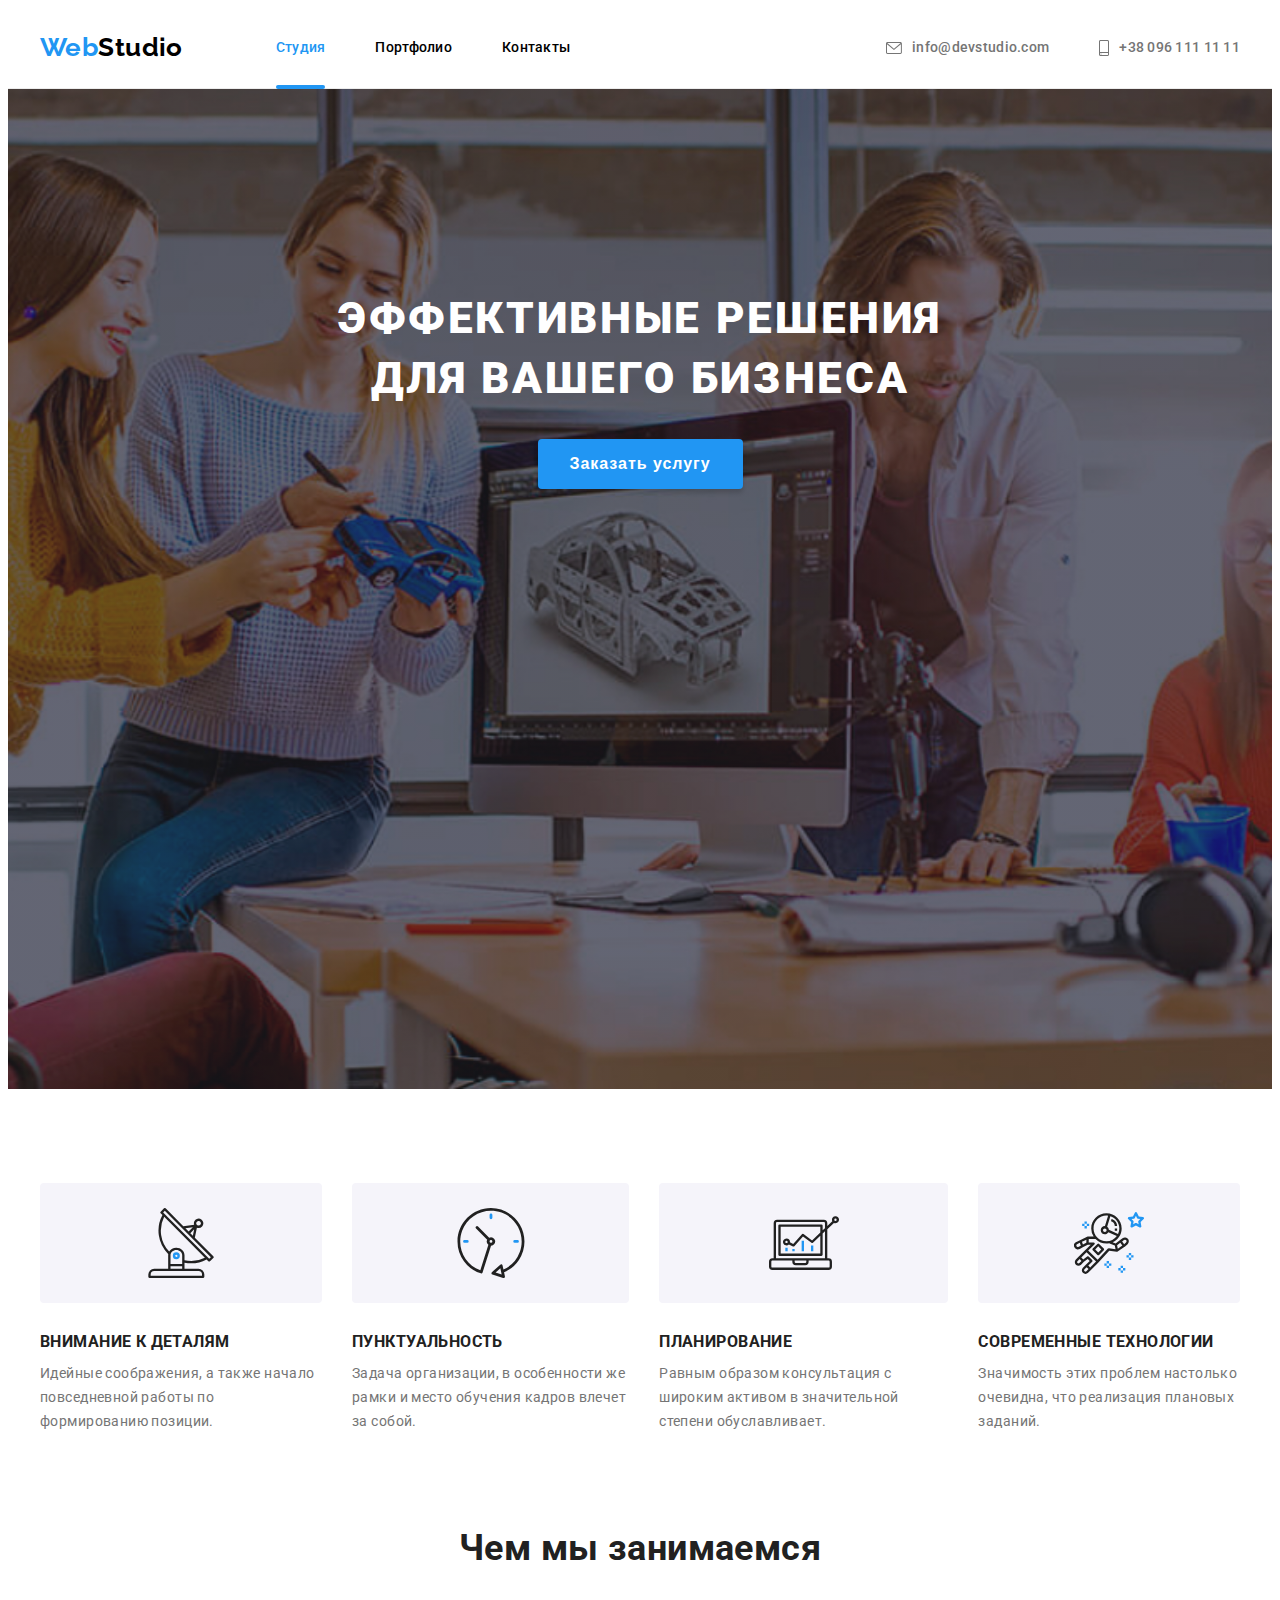
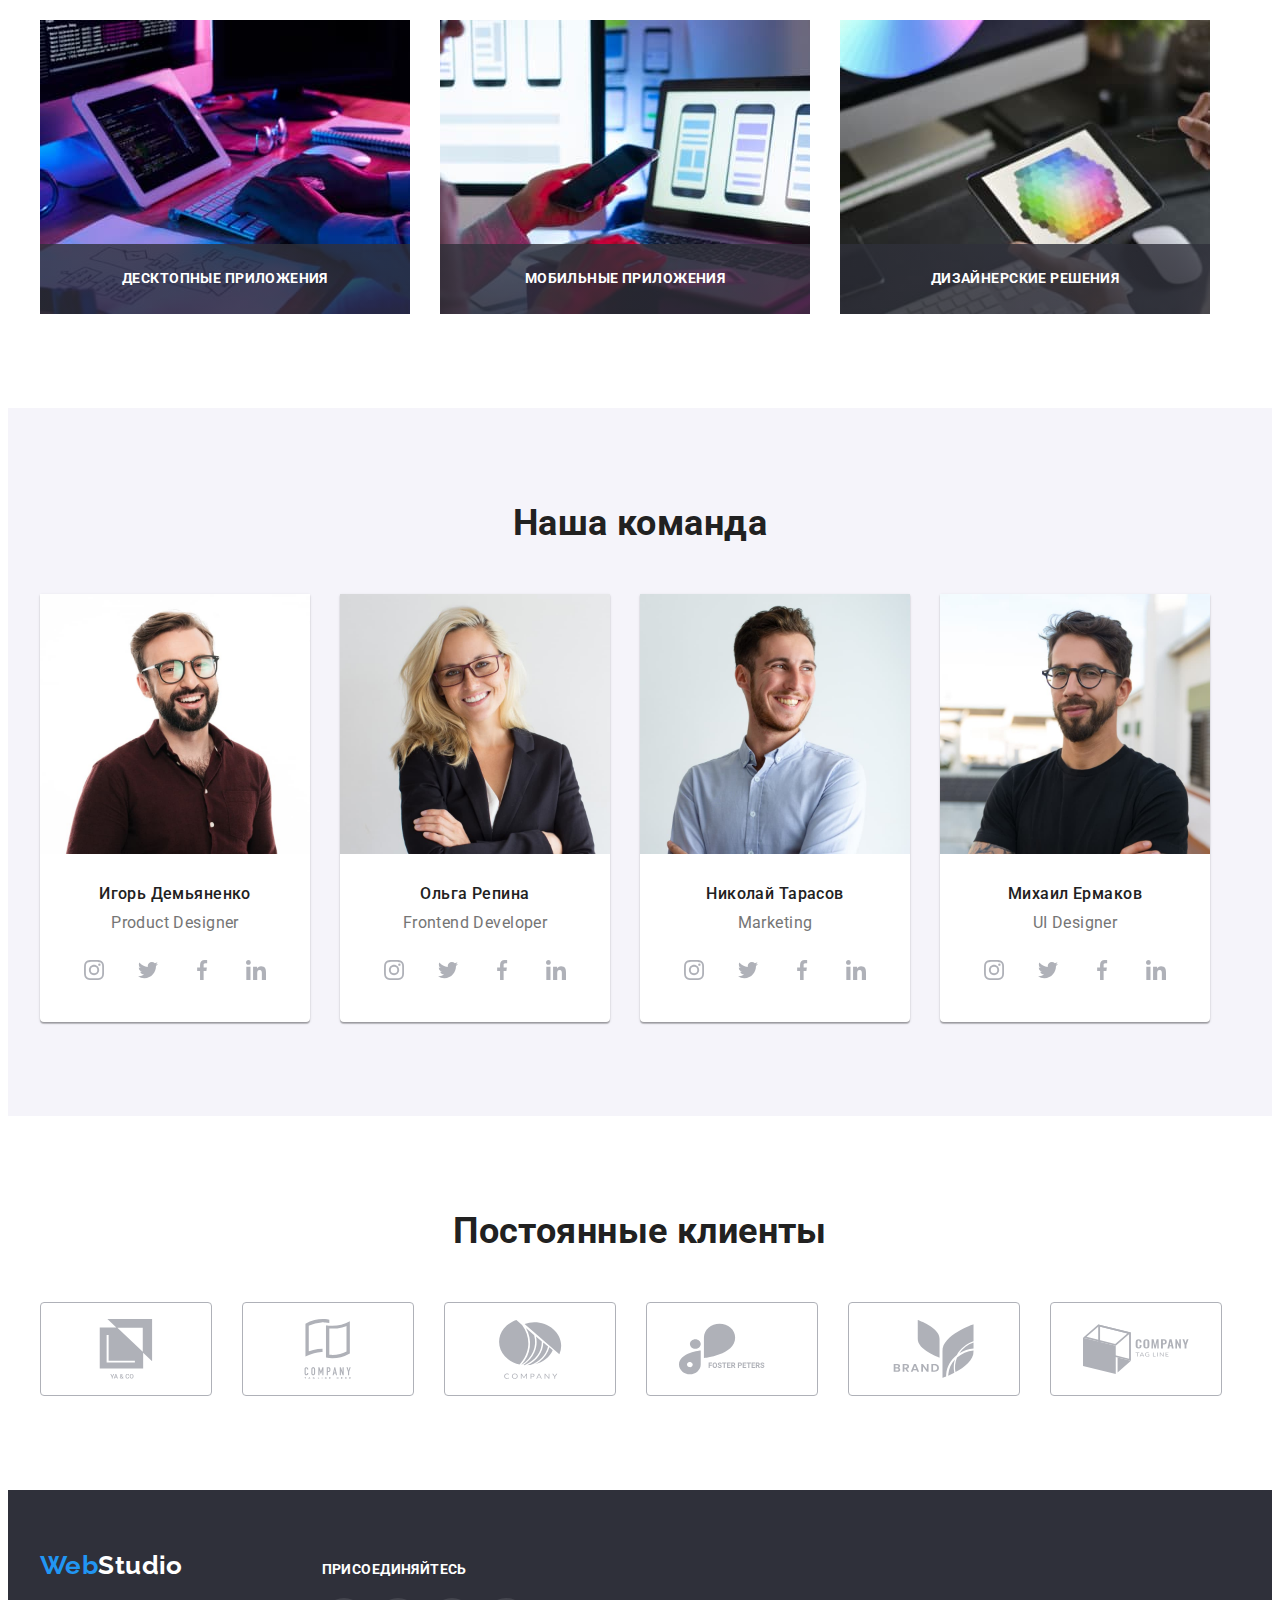
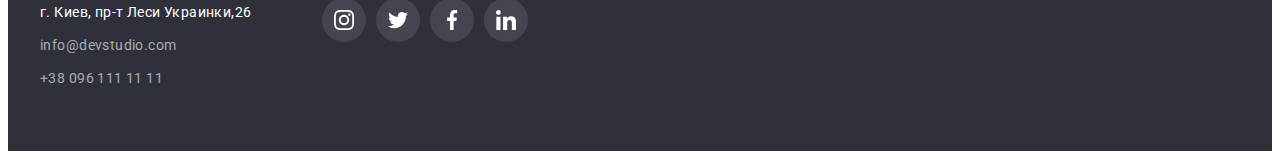
<file: index.html>
<!DOCTYPE html>
<html lang="ru">
  <head>
    <meta charset="UTF-8" />
    <meta http-equiv="X-UA-Compatible" content="IE=edge" />
    <meta name="viewport" content="width=device-width, initial-scale=1.0" />
    <title>WebStudio</title>
    <link rel="preconnect" href="https://fonts.googleapis.com" />
    <link rel="preconnect" href="https://fonts.gstatic.com" crossorigin />
    <link
      href="https://fonts.googleapis.com/css2?family=Raleway:wght@700&family=Roboto:wght@400;500;700;900&display=swap"
      rel="stylesheet"
    />
    <link
      rel="stylesheet"
      href="https://cdnjs.cloudflare.com/ajax/libs/modern-normalize/1.1.0/modern-normalize.min.css"
      integrity="sha512-wpPYUAdjBVSE4KJnH1VR1HeZfpl1ub8YT/NKx4PuQ5NmX2tKuGu6U/JRp5y+Y8XG2tV+wKQpNHVUX03MfMFn9Q=="
      crossorigin="anonymous"
      referrerpolicy="no-referrer"
    />
    <link rel="stylesheet" href="./css/styles.css" />
  </head>

  <body>
    <!-- Шапка сайта-->
    <header class="header">
      <div class="header-main-nav container">
        <!-- Навигация -->
        <nav class="header-nav">
          <a class="logo link" href="./index.html" lang="en"
            ><span class="logo-accent">Web</span>Studio</a
          >

          <ul class="header-list list">
            <li class="header-item">
              <a class="header-link link current" href="./index.html">Студия</a>
            </li>
            <li class="header-item">
              <a class="header-link link" href="./portfolio.html">Портфолио</a>
            </li>
            <li class="header-item">
              <a class="header-link link" href="">Контакты</a>
            </li>
          </ul>
        </nav>

        <!-- Контакты -->
        <ul class="header-contacts list">
          <li class="header-contacts-item contacts-hover">
            <a
              class="header-contacts-link link"
              href="mailto:info@devstudio.com"
            >
              <svg class="header-icon" width="16" height="12">
                <use href="./images/icons.svg#icon-envelope"></use>
              </svg>
              info@devstudio.com</a
            >
          </li>

          <li class="header-contacts-item contacts-hover">
            <a class="header-contacts-link link" href="tel:+380961111111">
              <svg class="header-icon" width="10" height="16">
                <use href="./images/icons.svg#icon-smartphone"></use>
              </svg>
              +38 096 111 11 11</a
            >
          </li>
        </ul>
      </div>
    </header>

    <main>
      <!-- Герой -->
      <section class="hero">
        <div class="container">
          <h1 class="hero-title">Эффективные решения для вашего бизнеса</h1>
          <button class="hero-button" type="button" data-modal-open>
            Заказать услугу
          </button>
        </div>

        <div class="backdrop is-hidden" data-modal>
          <div class="modal">
            <button class="modal-button" type="button" data-modal-close>
              <svg class="modal-icon" width="18" height="18">
                <use href="./images/icons.svg#icon-close"></use>
              </svg>
            </button>
          </div>
        </div>
      </section>

      <!-- Преимущества -->
      <section class="section">
        <div class="container">
          <h2 class="section-title visually-hidden">Особенности</h2>

          <ul class="section-list list">
            <li class="section-item">
              <div class="icon-wrap">
                <svg class="icon" width="70" height="70">
                  <use href="./images/icons.svg#icon-antenna"></use>
                </svg>
              </div>
              <h3 class="section-item-title">Внимание к деталям</h3>
              <p class="section-item-text">
                Идейные соображения, а также начало повседневной работы по
                формированию позиции.
              </p>
            </li>

            <li class="section-item">
              <div class="icon-wrap">
                <svg class="icon" width="70" height="70">
                  <use href="./images/icons.svg#icon-clock"></use>
                </svg>
              </div>
              <h3 class="section-item-title">Пунктуальность</h3>
              <p class="section-item-text">
                Задача организации, в особенности же рамки и место обучения
                кадров влечет за собой.
              </p>
            </li>

            <li class="section-item">
              <div class="icon-wrap">
                <svg class="icon" width="70" height="70">
                  <use href="./images/icons.svg#icon-diagram"></use>
                </svg>
              </div>
              <h3 class="section-item-title">Планирование</h3>
              <p class="section-item-text">
                Равным образом консультация с широким активом в значительной
                степени обуславливает.
              </p>
            </li>

            <li class="section-item">
              <div class="icon-wrap">
                <svg class="icon" width="70" height="70">
                  <use href="./images/icons.svg#icon-astronaut"></use>
                </svg>
              </div>
              <h3 class="section-item-title">Современные технологии</h3>
              <p class="section-item-text">
                Значимость этих проблем настолько очевидна, что реализация
                плановых заданий.
              </p>
            </li>
          </ul>
        </div>
      </section>

      <!-- Портфолио -->
      <section class="section no-top-padding">
        <div class="container">
          <h2 class="section-title">Чем мы занимаемся</h2>

          <ul class="section-list list">
            <li class="section-item">
              <img
                src="./images/portfolio-1-web-site.jpg"
                alt="Программист работает над написанием кода"
                width="370"
                height="294"
              />

              <div class="section-label">
                <p class="section-label-text">Десктопные приложения</p>
              </div>
            </li>

            <li class="section-item">
              <img
                src="./images/portfolio-2-mobile-app.jpg"
                alt="Разработка мобильного приложения на ноутбуке"
                width="370"
                height="294"
              />

              <div class="section-label">
                <p class="section-label-text">Мобильные приложения</p>
              </div>
            </li>

            <li class="section-item">
              <img
                src="./images/portfolio-3-design.jpg"
                alt="Дизайнер, использующий планшет для работы с цветовой палитрой"
                width="370"
                height="294"
              />
              <div class="section-label">
                <p class="section-label-text">Дизайнерские решения</p>
              </div>
            </li>
          </ul>
        </div>
      </section>

      <!-- Участники команды -->
      <section class="team section">
        <div class="container">
          <h2 class="team-title section-title">Наша команда</h2>

          <ul class="team-list list">
            <li class="team-item">
              <img
                src="./images/team-1-product-designer.jpg"
                alt="Игорь Демьяненко, продакт-дизайнер"
                width="270"
                height="260"
              />
              <div class="team-thumb">
                <h3 class="team-item-title">Игорь Демьяненко</h3>
                <p class="team-item-text" lang="en">Product Designer</p>

                <ul class="social-list list">
                  <li class="social-item">
                    <a href="https://www.instagram.com/" class="social-link">
                      <svg class="social-icon" width="20" height="20">
                        <use href="./images/icons.svg#icon-instagram"></use>
                      </svg>
                    </a>
                  </li>

                  <li class="social-item">
                    <a href="https://twitter.com/" class="social-link">
                      <svg class="social-icon" width="20" height="20">
                        <use href="./images/icons.svg#icon-twitter"></use>
                      </svg>
                    </a>
                  </li>

                  <li class="social-item">
                    <a href="https://www.facebook.com/" class="social-link">
                      <svg class="social-icon" width="20" height="20">
                        <use href="./images/icons.svg#icon-facebook"></use>
                      </svg>
                    </a>
                  </li>

                  <li class="social-item">
                    <a href="https://www.linkedin.com/" class="social-link">
                      <svg class="social-icon" width="20" height="20">
                        <use href="./images/icons.svg#icon-linkedin"></use>
                      </svg>
                    </a>
                  </li>
                </ul>
              </div>
            </li>

            <li class="team-item">
              <img
                src="./images/team-2-frontend-developer.jpg"
                alt="Ольга Репина, фронтенд разработчик"
                width="270"
                height="260"
              />
              <div class="team-thumb">
                <h3 class="team-item-title">Ольга Репина</h3>
                <p class="team-item-text" lang="en">Frontend Developer</p>

                <ul class="social-list list">
                  <li class="social-item">
                    <a href="https://www.instagram.com/" class="social-link">
                      <svg class="social-icon" width="20" height="20">
                        <use href="./images/icons.svg#icon-instagram"></use>
                      </svg>
                    </a>
                  </li>

                  <li class="social-item">
                    <a href="https://twitter.com/" class="social-link">
                      <svg class="social-icon" width="20" height="20">
                        <use href="./images/icons.svg#icon-twitter"></use>
                      </svg>
                    </a>
                  </li>

                  <li class="social-item">
                    <a href="https://www.facebook.com/" class="social-link">
                      <svg class="social-icon" width="20" height="20">
                        <use href="./images/icons.svg#icon-facebook"></use>
                      </svg>
                    </a>
                  </li>

                  <li class="social-item">
                    <a href="https://www.linkedin.com/" class="social-link">
                      <svg class="social-icon" width="20" height="20">
                        <use href="./images/icons.svg#icon-linkedin"></use>
                      </svg>
                    </a>
                  </li>
                </ul>
              </div>
            </li>

            <li class="team-item">
              <img
                src="./images/team-3-marketing.jpg"
                alt="Николай Тарасов, маркетолог"
                width="270"
                height="260"
              />
              <div class="team-thumb">
                <h3 class="team-item-title">Николай Тарасов</h3>
                <p class="team-item-text" lang="en">Marketing</p>

                <ul class="social-list list">
                  <li class="social-item">
                    <a href="https://www.instagram.com/" class="social-link">
                      <svg class="social-icon" width="20" height="20">
                        <use href="./images/icons.svg#icon-instagram"></use>
                      </svg>
                    </a>
                  </li>

                  <li class="social-item">
                    <a href=https://twitter.com/" class="social-link">
                      <svg class="social-icon" width="20" height="20">
                        <use href="./images/icons.svg#icon-twitter"></use>
                      </svg>
                    </a>
                  </li>

                  <li class="social-item">
                    <a href="https://www.facebook.com/" class="social-link">
                      <svg class="social-icon" width="20" height="20">
                        <use href="./images/icons.svg#icon-facebook"></use>
                      </svg>
                    </a>
                  </li>

                  <li class="social-item">
                    <a href="https://www.linkedin.com/" class="social-link">
                      <svg class="social-icon" width="20" height="20">
                        <use href="./images/icons.svg#icon-linkedin"></use>
                      </svg>
                    </a>
                  </li>
                </ul>
              </div>
            </li>

            <li class="team-item">
              <img
                src="./images/team-4-ui-designer.jpg"
                alt="Михаил Ермаков, дизайнер интерфейса"
                width="270"
                height="260"
              />
              <div class="team-thumb">
                <h3 class="team-item-title">Михаил Ермаков</h3>
                <p class="team-item-text" lang="en">UI Designer</p>

                <ul class="social-list list">
                  <li class="social-item">
                    <a href="https://www.instagram.com/" class="social-link">
                      <svg class="social-icon" width="20" height="20">
                        <use href="./images/icons.svg#icon-instagram"></use>
                      </svg>
                    </a>
                  </li>

                  <li class="social-item">
                    <a href="https://twitter.com/" class="social-link">
                      <svg class="social-icon" width="20" height="20">
                        <use href="./images/icons.svg#icon-twitter"></use>
                      </svg>
                    </a>
                  </li>

                  <li class="social-item">
                    <a href="https://www.facebook.com/" class="social-link">
                      <svg class="social-icon" width="20" height="20">
                        <use href="./images/icons.svg#icon-facebook"></use>
                      </svg>
                    </a>
                  </li>

                  <li class="social-item">
                    <a href="https://www.linkedin.com/" class="social-link">
                      <svg class="social-icon" width="20" height="20">
                        <use href="./images/icons.svg#icon-linkedin"></use>
                      </svg>
                    </a>
                  </li>
                </ul>
              </div>
            </li>
          </ul>
        </div>
      </section>

      <!-- Клиенты -->
      <section class="section">
        <div class="container">
          <h2 class="section-title">Постоянные клиенты</h2>

          <ul class="clients-list list">
            <li class="clients-item">
              <a class="clients-link" href="">
                <svg class="clients-icon" width="106" height="60">
                  <use href="./images/icons.svg#icon-company-1"></use>
                </svg>
              </a>
            </li>

            <li class="clients-item">
              <a class="clients-link" href="">
                <svg class="clients-icon" width="106" height="60">
                  <use href="./images/icons.svg#icon-company-2"></use>
                </svg>
              </a>
            </li>

            <li class="clients-item">
              <a class="clients-link" href="">
                <svg class="clients-icon" width="106" height="60">
                  <use href="./images/icons.svg#icon-company-3"></use>
                </svg>
              </a>
            </li>

            <li class="clients-item">
              <a class="clients-link" href="">
                <svg class="clients-icon" width="106" height="60">
                  <use href="./images/icons.svg#icon-company-4"></use>
                </svg>
              </a>
            </li>

            <li class="clients-item">
              <a class="clients-link" href="">
                <svg class="clients-icon" width="106" height="60">
                  <use href="./images/icons.svg#icon-company-5"></use>
                </svg>
              </a>
            </li>

            <li class="clients-item">
              <a class="clients-link" href="">
                <svg class="clients-icon" width="106" height="60">
                  <use href="./images/icons.svg#icon-company-6"></use>
                </svg>
              </a>
            </li>
          </ul>
        </div>
      </section>
    </main>

    <footer class="footer">
      <div class="footer-content container">
        <div class="footer-address">
          <a class="footer-logo logo link" href="./index.html" lang="en">
            <span class="logo-accent">Web</span>Studio
          </a>
          <address class="footer-contacts">
            <ul class="footer-list list">
              <li class="footer-item">
                <a
                  class="footer-link link"
                  href="https://goo.gl/maps/6j3VHneAAfYVpwDq5"
                  target="_blank"
                  rel="noopener noreferrer nofollow"
                >
                  г. Киев, пр-т Леси Украинки,26
                </a>
              </li>
              <li class="footer-item">
                <a
                  class="footer-link link transparent"
                  href="mailto:info@devstudio.com"
                  >info@devstudio.com
                </a>
              </li>
              <li class="footer-item">
                <a class="footer-link link transparent" href="tel:+380961111111"
                  >+38 096 111 11 11</a
                >
              </li>
            </ul>
          </address>
        </div>
        <div class="footer-social">
          <p class="footer-text">Присоединяйтесь</p>

          <ul class="social-list list">
            <li class="social-item">
              <a href="https://www.instagram.com/" class="social-link">
                <svg class="social-icon" width="20" height="20">
                  <use href="./images/icons.svg#icon-instagram"></use>
                </svg>
              </a>
            </li>

            <li class="social-item">
              <a href="https://twitter.com/" class="social-link">
                <svg class="social-icon" width="20" height="20">
                  <use href="./images/icons.svg#icon-twitter"></use>
                </svg>
              </a>
            </li>

            <li class="social-item">
              <a href="https://www.facebook.com/" class="social-link">
                <svg class="social-icon" width="20" height="20">
                  <use href="./images/icons.svg#icon-facebook"></use>
                </svg>
              </a>
            </li>

            <li class="social-item">
              <a href="https://www.linkedin.com/" class="social-link">
                <svg class="social-icon" width="20" height="20">
                  <use href="./images/icons.svg#icon-linkedin"></use>
                </svg>
              </a>
            </li>
          </ul>
        </div>
      </div>
    </footer>

    <script src="./js/modal.js"></script>
  </body>
</html>
</file>
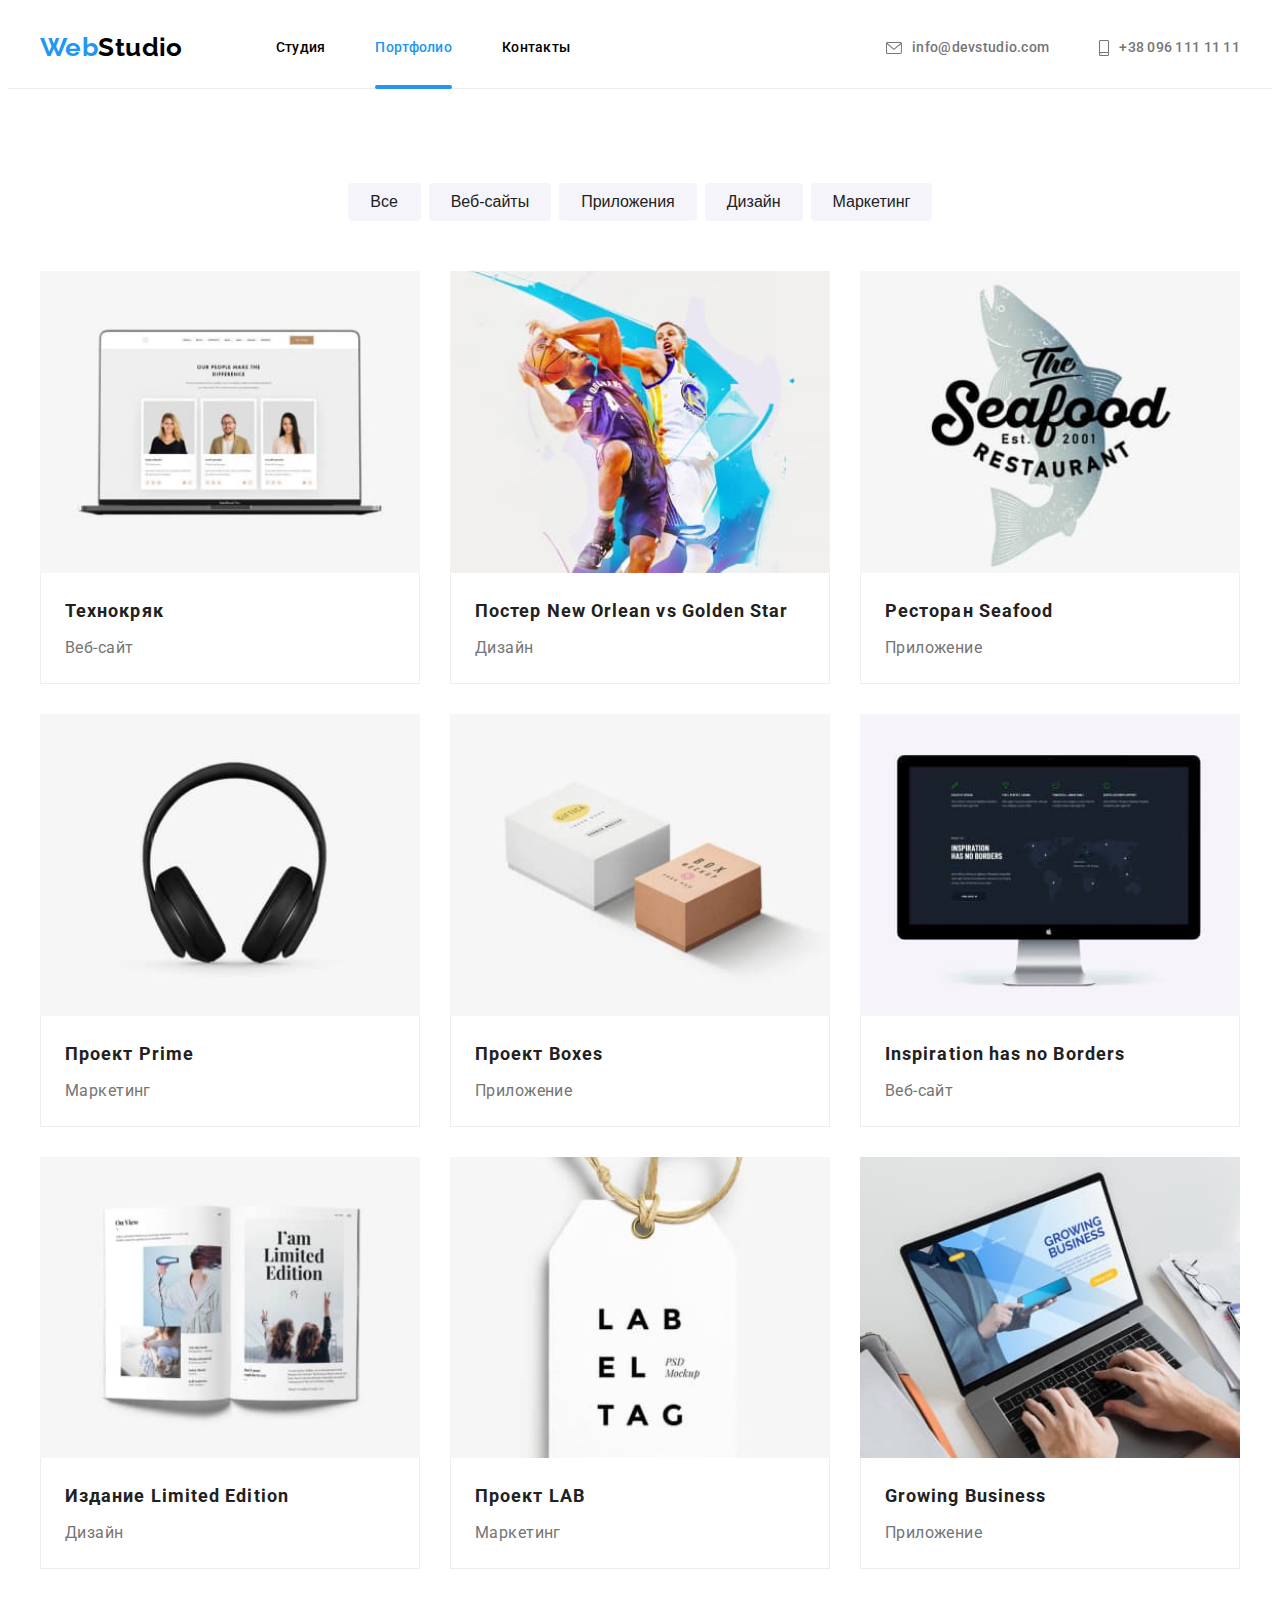
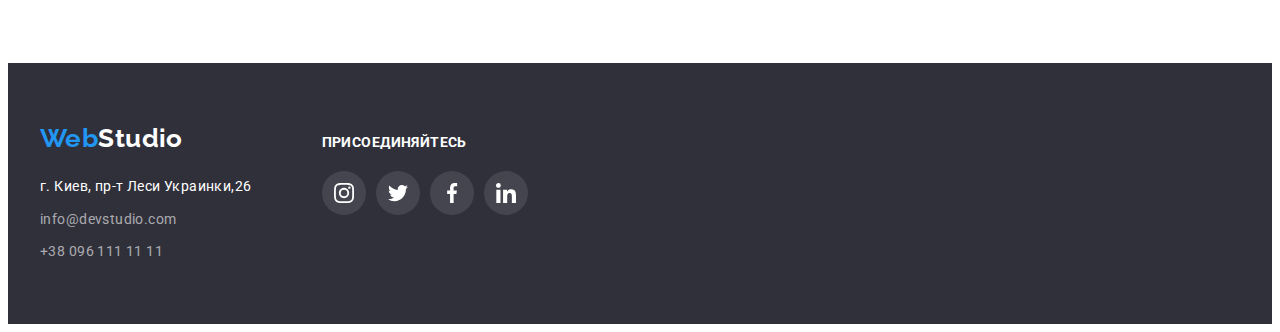
<file: portfolio.html>
<!DOCTYPE html>
<html lang="ru">
  <head>
    <meta charset="UTF-8" />
    <meta http-equiv="X-UA-Compatible" content="IE=edge" />
    <meta name="viewport" content="width=device-width, initial-scale=1.0" />
    <title>Portfolio</title>
    <link rel="preconnect" href="https://fonts.googleapis.com" />
    <link rel="preconnect" href="https://fonts.gstatic.com" crossorigin />
    <link
      href="https://fonts.googleapis.com/css2?family=Raleway:wght@700&family=Roboto:wght@400;500;700;900&display=swap"
      rel="stylesheet"
    />
    <link
      rel="stylesheet"
      href="https://cdnjs.cloudflare.com/ajax/libs/modern-normalize/1.1.0/modern-normalize.min.css"
      integrity="sha512-wpPYUAdjBVSE4KJnH1VR1HeZfpl1ub8YT/NKx4PuQ5NmX2tKuGu6U/JRp5y+Y8XG2tV+wKQpNHVUX03MfMFn9Q=="
      crossorigin="anonymous"
      referrerpolicy="no-referrer"
    />
    <link rel="stylesheet" href="./css/styles.css" />
  </head>

  <body>
    <!-- Шапка сайта-->
    <header class="header">
      <div class="header-main-nav container">
        <!-- Навигация -->
        <nav class="header-nav">
          <a class="logo link" href="./index.html" lang="en"
            ><span class="logo-accent">Web</span>Studio</a
          >

          <ul class="header-list list">
            <li class="header-item">
              <a class="header-link link" href="./index.html">Студия</a>
            </li>
            <li class="header-item">
              <a class="header-link link current" href="./portfolio.html"
                >Портфолио</a
              >
            </li>
            <li class="header-item">
              <a class="header-link link" href="">Контакты</a>
            </li>
          </ul>
        </nav>

        <!-- Контакты -->
        <ul class="header-contacts list">
          <li class="header-contacts-item contacts-hover">
            <a
              class="header-contacts-link link"
              href="mailto:info@devstudio.com"
            >
              <svg class="header-icon" width="16" height="12">
                <use href="./images/icons.svg#icon-envelope"></use>
              </svg>
              info@devstudio.com</a
            >
          </li>

          <li class="header-contacts-item contacts-hover">
            <a class="header-contacts-link link" href="tel:+380961111111">
              <svg class="header-icon" width="10" height="16">
                <use href="./images/icons.svg#icon-smartphone"></use>
              </svg>
              +38 096 111 11 11</a
            >
          </li>
        </ul>
      </div>
    </header>

    <main>
      <section class="section">
        <div class="container">
          <h1 class="section-title visually-hidden">Наши роботы</h1>
          <ul class="filter-list list">
            <li class="filter-item">
              <button class="filter-button" type="button">Все</button>
            </li>
            <li class="filter-item">
              <button class="filter-button" type="button">Веб-сайты</button>
            </li>
            <li class="filter-item">
              <button class="filter-button" type="button">Приложения</button>
            </li>
            <li class="filter-item">
              <button class="filter-button" type="button">Дизайн</button>
            </li>
            <li class="filter-item">
              <button class="filter-button" type="button">Маркетинг</button>
            </li>
          </ul>

          <ul class="project-list list">
            <li class="project-item">
              <a class="project-link link" href="">
                <div class="project-img-box">
                  <img
                    src="./images/project-1-technokriak-website.jpg"
                    alt="Страница веб-сайта с изображением команды компании"
                    width="370"
                    height="294"
                  />

                  <div class="project-overlay">
                    <p class="project-overlay-text">
                      Технокряк это современная площадка распространения
                      коронавируса. Компании используют эту платформу для
                      цифрового шпионажа и атак на защищённые сервера
                      конкурентов.
                    </p>
                  </div>
                </div>

                <div class="project-border">
                  <h2 class="project-title">Технокряк</h2>
                  <p class="project-text">Веб-сайт</p>
                </div>
              </a>
            </li>
            <li class="project-item">
              <a class="project-link link" href="">
                <div class="project-img-box">
                  <img
                    src="./images/project-2-poster-design.jpg"
                    alt="Один баскетболист блокирует бросок другого"
                    width="370"
                    height="294"
                  />

                  <div class="project-overlay">
                    <p class="project-overlay-text">
                      Технокряк это современная площадка распространения
                      коронавируса. Компании используют эту платформу для
                      цифрового шпионажа и атак на защищённые сервера
                      конкурентов.
                    </p>
                  </div>
                </div>

                <div class="project-border">
                  <h2 class="project-title">
                    Постер <span lang="en">New Orlean vs Golden Star</span>
                  </h2>
                  <p class="project-text">Дизайн</p>
                </div>
              </a>
            </li>
            <li class="project-item">
              <a class="project-link link" href="">
                <div class="project-img-box">
                  <img
                    src="./images/project-3-seafood-restaurant-app.jpg"
                    alt="Название ресторана, рыба на заднем фоне"
                    width="370"
                    height="294"
                  />

                  <div class="project-overlay">
                    <p class="project-overlay-text">
                      Технокряк это современная площадка распространения
                      коронавируса. Компании используют эту платформу для
                      цифрового шпионажа и атак на защищённые сервера
                      конкурентов.
                    </p>
                  </div>
                </div>

                <div class="project-border">
                  <h2 class="project-title">
                    Ресторан <span lang="en">Seafood</span>
                  </h2>
                  <p class="project-text">Приложение</p>
                </div>
              </a>
            </li>
            <li class="project-item">
              <a class="project-link link" href="">
                <div class="project-img-box">
                  <img
                    src="./images/project-4-prime-project.jpg"
                    alt="Черные наушники"
                    width="370"
                    height="294"
                  />

                  <div class="project-overlay">
                    <p class="project-overlay-text">
                      Технокряк это современная площадка распространения
                      коронавируса. Компании используют эту платформу для
                      цифрового шпионажа и атак на защищённые сервера
                      конкурентов.
                    </p>
                  </div>
                </div>

                <div class="project-border">
                  <h2 class="project-title">
                    Проект <span lang="en">Prime</span>
                  </h2>
                  <p class="project-text">Маркетинг</p>
                </div>
              </a>
            </li>

            <li class="project-item">
              <a class="project-link link" href="">
                <div class="project-img-box">
                  <img
                    src="./images/project-5-boxes-project.jpg"
                    alt="Две коробки с надписями сверху"
                    width="370"
                    height="294"
                  />

                  <div class="project-overlay">
                    <p class="project-overlay-text">
                      Технокряк это современная площадка распространения
                      коронавируса. Компании используют эту платформу для
                      цифрового шпионажа и атак на защищённые сервера
                      конкурентов.
                    </p>
                  </div>
                </div>

                <div class="project-border">
                  <h2 class="project-title">
                    Проект <span lang="en">Boxes</span>
                  </h2>
                  <p class="project-text">Приложение</p>
                </div>
              </a>
            </li>

            <li class="project-item">
              <a class="project-link link" href="">
                <div class="project-img-box">
                  <img
                    src="./images/project-6-inspiration-website.jpg"
                    alt="Монитор с изображением карты мира"
                    width="370"
                    height="294"
                  />

                  <div class="project-overlay">
                    <p class="project-overlay-text">
                      Технокряк это современная площадка распространения
                      коронавируса. Компании используют эту платформу для
                      цифрового шпионажа и атак на защищённые сервера
                      конкурентов.
                    </p>
                  </div>
                </div>

                <div class="project-border">
                  <h2 class="project-title" lang="en">
                    Inspiration has no Borders
                  </h2>
                  <p class="project-text">Веб-сайт</p>
                </div>
              </a>
            </li>

            <li class="project-item">
              <a class="project-link link" href="">
                <div class="project-img-box">
                  <img
                    src="./images/project-7-edition-design.jpg"
                    alt="Разворот женского журнала"
                    width="370"
                    height="294"
                  />

                  <div class="project-overlay">
                    <p class="project-overlay-text">
                      Технокряк это современная площадка распространения
                      коронавируса. Компании используют эту платформу для
                      цифрового шпионажа и атак на защищённые сервера
                      конкурентов.
                    </p>
                  </div>
                </div>

                <div class="project-border">
                  <h2 class="project-title">
                    Издание <span lang="en">Limited Edition</span>
                  </h2>
                  <p class="project-text">Дизайн</p>
                </div>
              </a>
            </li>

            <li class="project-item">
              <a class="project-link link" href="">
                <div class="project-img-box">
                  <img
                    src="./images/project-8-lab-project.jpg"
                    alt="=Бирка с надписью Label tag"
                    width="370"
                    height="294"
                  />

                  <div class="project-overlay">
                    <p class="project-overlay-text">
                      Технокряк это современная площадка распространения
                      коронавируса. Компании используют эту платформу для
                      цифрового шпионажа и атак на защищённые сервера
                      конкурентов.
                    </p>
                  </div>
                </div>

                <div class="project-border">
                  <h2 class="project-title">
                    Проект <span lang="en">LAB</span>
                  </h2>
                  <p class="project-text">Маркетинг</p>
                </div>
              </a>
            </li>

            <li class="project-item">
              <a class="project-link link" href="">
                <div class="project-img-box">
                  <img
                    src="./images/project-9-business-app.jpg"
                    alt="Изображение мужчины со смартфоном в руках на ноутбуке"
                    width="370"
                    height="294"
                  />

                  <div class="project-overlay">
                    <p class="project-overlay-text">
                      Технокряк это современная площадка распространения
                      коронавируса. Компании используют эту платформу для
                      цифрового шпионажа и атак на защищённые сервера
                      конкурентов.
                    </p>
                  </div>
                </div>

                <div class="project-border">
                  <h2 class="project-title" lang="en">Growing Business</h2>
                  <p class="project-text">Приложение</p>
                </div>
              </a>
            </li>
          </ul>
        </div>
      </section>
    </main>

    <footer class="footer">
      <div class="footer-content container">
        <div class="footer-address">
          <a class="footer-logo logo link" href="./index.html" lang="en">
            <span class="logo-accent">Web</span>Studio
          </a>
          <address class="footer-contacts">
            <ul class="footer-list list">
              <li class="footer-item">
                <a
                  class="footer-link link"
                  href="https://goo.gl/maps/6j3VHneAAfYVpwDq5"
                  target="_blank"
                  rel="noopener noreferrer nofollow"
                >
                  г. Киев, пр-т Леси Украинки,26
                </a>
              </li>
              <li class="footer-item">
                <a
                  class="footer-link link transparent"
                  href="mailto:info@devstudio.com"
                  >info@devstudio.com
                </a>
              </li>
              <li class="footer-item">
                <a class="footer-link link transparent" href="tel:+380961111111"
                  >+38 096 111 11 11</a
                >
              </li>
            </ul>
          </address>
        </div>
        <div class="footer-social">
          <p class="footer-text">Присоединяйтесь</p>

          <ul class="social-list list">
            <li class="social-item">
              <a href="" class="social-link">
                <svg class="social-icon" width="20" height="20">
                  <use href="./images/icons.svg#icon-instagram"></use>
                </svg>
              </a>
            </li>

            <li class="social-item">
              <a href="" class="social-link">
                <svg class="social-icon" width="20" height="20">
                  <use href="./images/icons.svg#icon-twitter"></use>
                </svg>
              </a>
            </li>

            <li class="social-item">
              <a href="" class="social-link">
                <svg class="social-icon" width="20" height="20">
                  <use href="./images/icons.svg#icon-facebook"></use>
                </svg>
              </a>
            </li>

            <li class="social-item">
              <a href="" class="social-link">
                <svg class="social-icon" width="20" height="20">
                  <use href="./images/icons.svg#icon-linkedin"></use>
                </svg>
              </a>
            </li>
          </ul>
        </div>
      </div>
    </footer>
  </body>
</html>
</file>
<file: css/styles.css>
:root {
  --primary-text-color: #757575;
  --secondary-text-color: #212121;
  --accent-color: #2196f3;
  --nav-text-color: #000000;
  --contacts-text-color: rgba(255, 255, 255, 0.6);
  --primary-background-color: #ffffff;
  --secondary-background-color: #f5f4fa;
  --footer-background-color: #2f303a;
  --card-margin: 30px;
  --border-color: #afb1b8;
  --transition-duration: 250ms;
  --timing-function: cubic-bezier(0.4, 0, 0.2, 1);
}

body {
  font-family: Roboto, sans-serif;
  font-size: 14px;
  letter-spacing: 0.03em;
  color: var(--primary-text-color);
  background-color: var(--primary-background-color);
}

h1,
h2,
h3,
h4,
h5,
h6,
p {
  margin: 0;
}

.list {
  margin: 0;
  padding: 0;
  list-style: none;
}

.link {
  text-decoration: none;
  color: inherit;
}

img {
  display: block;
  min-width: 100%;
  height: auto;
}

button {
  cursor: pointer;
}

.container {
  width: 1200px;
  margin: 0 auto;
  padding-left: 15px;
  padding-right: 15px;
}

.visually-hidden {
  position: absolute;
  white-space: nowrap;
  width: 1px;
  height: 1px;
  overflow: hidden;
  border: 0;
  padding: 0;
  clip: rect(0 0 0 0);
  clip-path: inset(50%);
  margin: -1px;
}

/* -------------Стили главной страницы-------------*/

/* -------------------HEADER---------------------- */

.header {
  background-color: var(--primary-background-color);
  border-bottom: 1px solid #ececec;
}

.header-main-nav {
  display: flex;
}

/* -------------------LOGO----------------------- */

.logo {
  font-family: Raleway;
  font-weight: 700;
  font-size: 26px;
  line-height: 1.2;
}

.logo-accent {
  color: var(--accent-color);
}

/* ------------------HEADER-NAV -----------------------*/

.header-nav {
  display: flex;
  align-items: center;
}

.header-nav .link {
  color: var(--nav-text-color);
}

.header-list {
  display: flex;
  margin-left: 93px;
}

.header-link {
  display: block;
  padding-top: 32px;
  padding-bottom: 32px;

  font-weight: 500;
  line-height: 1.14;
  letter-spacing: 0.02em;

  color: var(--secondary-text-color);

  transition: color var(--transition-duration) var(--timing-function);
}

.header-item:not(:last-child) {
  margin-right: 50px;
}

.header-contacts {
  display: flex;
  margin-left: auto;
}

.header-contacts-item {
  display: flex;
  align-items: center;
}

.header-contacts-item:not(:last-child) {
  margin-right: 50px;
}

.header-contacts-link {
  display: flex;
  align-items: center;
  padding-top: 32px;
  padding-bottom: 32px;

  font-weight: 500;
  line-height: 1.14;
  letter-spacing: 0.02em;

  color: var(--primary-text-color);

  transition: color var(--transition-duration) var(--timing-function);
}

.contacts-hover {
  color: var(--primary-text-color);
  transition: color var(--transition-duration) var(--timing-function);
}

.contacts-hover:hover {
  color: var(--accent-color);
}

.header-icon {
  margin-right: 10px;
  fill: currentColor;
}

.header-link:hover,
.header-link:focus,
.header-link.current,
.header-contacts-link:hover,
.header-contacts-link:focus {
  color: var(--accent-color);
}

.current {
  position: relative;
}

.current::after {
  position: absolute;
  bottom: -1px;
  left: 0;

  display: block;
  content: '';
  width: 100%;
  height: 4px;

  background-color: var(--accent-color);
  border-radius: 2px;
}

/* -------------------HERO---------------------- */

.hero {
  max-width: 1600px;
  min-height: 600px;
  margin-left: auto;
  margin-right: auto;
  padding: 200px 0;

  text-align: center;

  background-color: var(--footer-background-color);
  background-image: linear-gradient(
      to right,
      rgba(47, 48, 58, 0.4),
      rgba(47, 48, 58, 0.4)
    ),
    url(../images/hero-bg-image.jpg);
  background-repeat: no-repeat;
  background-size: cover;
  background-position: center;
}

.hero-title {
  width: 696px;
  margin-left: auto;
  margin-right: auto;
  margin-bottom: 30px;

  font-weight: 900;
  font-size: 44px;
  line-height: 1.36;
  text-align: center;
  letter-spacing: 0.06em;
  text-transform: uppercase;

  color: var(--primary-background-color);
}

/* -----------------HERO-BUTTON------------------- */

.hero-button {
  min-width: 200px;
  padding: 10px 32px;
  box-shadow: 0px 4px 4px rgba(0, 0, 0, 0.15);
  border: none;
  border-radius: 4px;

  font-weight: 700;
  font-size: 16px;
  line-height: 1.87;
  letter-spacing: 0.06em;

  color: var(--primary-background-color);
  background-color: var(--accent-color);

  transition: box-shadow var(--transition-duration) var(--timing-function);
}

.hero-button:hover,
.hero-button:focus {
  box-shadow: 0px 4px 4px rgba(0, 0, 0, 0.25);
  background-image: linear-gradient(
    rgba(47, 48, 58, 0.1),
    rgba(47, 48, 58, 0.1)
  );
}

/* --------------------MODAL-------------------- */

.backdrop {
  position: fixed;
  top: 0;
  left: 0;
  width: 100%;
  height: 100%;
  z-index: 1;

  background-color: rgba(0, 0, 0, 0.2);

  opacity: 1;
  transition: opacity var(--transition-duration) var(--timing-function);
}

.backdrop.is-hidden {
  opacity: 0;
  pointer-events: none;
}

.modal {
  position: absolute;
  top: 50%;
  left: 50%;
  transform: translate(-50%, -50%) scale(1);
  transition: transform var(--transition-duration) var(--timing-function),
    box-shadow var(--transition-duration) var(--timing-function);

  width: 528px;
  height: 581px;

  background-color: var(--primary-background-color);
  box-shadow: 0px 1px 3px rgba(0, 0, 0, 0.12), 0px 1px 1px rgba(0, 0, 0, 0.14),
    0px 2px 1px rgba(0, 0, 0, 0.2);
  border-radius: 4px;
}
.backdrop.is-hidden .modal {
  transform: translate(-50%, -50%) scale(0.9);
}
.modal-button {
  position: absolute;
  top: 8px;
  right: 8px;

  display: flex;
  justify-content: center;
  align-items: center;

  width: 30px;
  height: 30px;
  border: 1px solid rgba(0, 0, 0, 0.1);
  border-radius: 50%;

  background-color: var(--primary-background-color);
}

.modal-icon {
  fill: var(--nav-text-color);
  transition: fill var(--transition-duration) var(--timing-function);
}

.modal-icon:hover {
  fill: var(--accent-color);
}

/* -------------------SECTIONS---------------------- */

.section {
  padding-top: 94px;
  padding-bottom: 94px;
}

.section.no-top-padding {
  padding-top: 0;
}

.section-title {
  margin-bottom: 50px;

  font-weight: 700;
  font-size: 36px;
  line-height: 1.17;
  text-align: center;

  color: var(--secondary-text-color);
}

.section-list {
  display: flex;
}

.section-item {
  position: relative;
}

.section-item:not(:last-child) {
  margin-right: var(--card-margin);
}

.section-item-title {
  margin-bottom: 10px;

  font-weight: 700;
  line-height: 1.14;
  text-transform: uppercase;

  color: var(--secondary-text-color);
}

.section-item-text {
  line-height: 1.71;
}

.icon-wrap {
  display: flex;
  justify-content: center;
  align-items: center;
  min-height: 120px;
  margin-bottom: var(--card-margin);

  border-radius: 4px;
  background-color: var(--secondary-background-color);
}

.section-label {
  position: absolute;
  left: 0;
  bottom: 0;

  display: flex;
  justify-content: center;
  align-items: center;
  width: 100%;
  height: 70px;

  background-image: linear-gradient(
    rgba(47, 48, 58, 0.8),
    rgba(47, 48, 58, 0.8)
  );
}

.section-label-text {
  font-weight: 700;
  line-height: 1.14;

  text-transform: uppercase;

  color: var(--primary-background-color);
}

/* -------------------TEAM---------------------- */

.team {
  background-color: var(--secondary-background-color);
}

.team-list {
  display: flex;
}

.team-item {
  background-color: var(--primary-background-color);
  box-shadow: 0px 1px 3px rgba(0, 0, 0, 0.12), 0px 1px 1px rgba(0, 0, 0, 0.14),
    0px 2px 1px rgba(0, 0, 0, 0.2);
  border-radius: 0px 0px 4px 4px;
}

.team-card {
  background-color: var(--primary-background-color);
}

.team-item:not(:last-child) {
  margin-right: var(--card-margin);
}

.team-thumb {
  padding-top: var(--card-margin);
  padding-bottom: var(--card-margin);
}

.team-item-title {
  margin-bottom: 10px;
  font-weight: 500;
  font-size: 16px;
  line-height: 1.19;
  text-align: center;
  color: var(--secondary-text-color);
}

.team-item-text {
  margin-bottom: 16px;
  font-size: 16px;
  line-height: 1.19;
  text-align: center;
}

.social-list {
  display: flex;
  justify-content: center;
}

.social-item:not(:last-child) {
  margin-right: 10px;
}

.social-link {
  display: flex;
  justify-content: center;
  align-items: center;

  width: 44px;
  height: 44px;
  border-radius: 50%;

  color: var(--border-color);

  transition: color var(--transition-duration) var(--timing-function),
    background-color var(--transition-duration) var(--timing-function);
}

.social-link:hover,
.social-link:focus {
  color: var(--primary-background-color);
  background-color: var(--accent-color);
}

.social-icon {
  fill: currentColor;
  transition: fill var(--transition-duration) var(--timing-function);
}

.social-icon:hover {
  fill: var(--primary-background-color);
}

/* ----------------CLIENTS---------------------- */

.clients-list {
  display: flex;
  margin-right: calc(-1 * var(--card-margin));
}

.clients-item {
  margin-right: var(--card-margin);
}

.clients-link {
  display: flex;
  justify-content: center;
  align-items: center;

  width: 170px;
  height: 92px;

  border: 1px solid var(--border-color);
  border-radius: 4px;
  color: var(--border-color);

  transition: color var(--transition-duration) var(--timing-function),
    border var(--transition-duration) var(--timing-function);
}

.clients-link:hover,
.clients-link:focus {
  border: 1px solid var(--accent-color);
  color: var(--accent-color);
}

.clients-icon {
  fill: currentColor;
}

/* -----------------Стили Портфолио---------------------*/

/* ----------------FILTER BUTTONS---------------------- */

.filter-list {
  display: flex;
  justify-content: center;
  margin-bottom: 50px;
}

.filter-item:not(:last-child) {
  margin-right: 8px;
}

.filter-button {
  min-width: 73px;
  border: 0;
  border-radius: 4px;
  padding: 6px 22px;

  font-weight: 500;
  font-size: 16px;
  line-height: 1.62;

  color: var(--secondary-text-color);
  background-color: var(--secondary-background-color);

  transition: background-color var(--transition-duration) var(--timing-function),
    color var(--transition-duration) var(--timing-function),
    box-shadow var(--transition-duration) var(--timing-function);
}

.filter-button:hover,
.filter-button:focus {
  box-shadow: 0px 3px 1px rgba(0, 0, 0, 0.1), 0px 1px 2px rgba(0, 0, 0, 0.08),
    0px 2px 2px rgba(0, 0, 0, 0.12);

  color: var(--primary-background-color);
  background-color: var(--accent-color);
}

/* -----------------PROJECT-LIST---------------------- */

.project-list {
  display: flex;
  flex-wrap: wrap;
  margin-right: calc(-1 * var(--card-margin));
  margin-bottom: calc(-1 * var(--card-margin));
}

.project-item {
  flex-basis: calc(100% / 3 - var(--card-margin));
  margin-right: var(--card-margin);
  margin-bottom: var(--card-margin);
}

.project-link {
  display: block;
  transition: box-shadow var(--transition-duration) var(--timing-function);
}

.project-link:hover,
.project-link:focus {
  box-shadow: 0px 1px 1px rgba(0, 0, 0, 0.12), 0px 4px 4px rgba(0, 0, 0, 0.06),
    1px 4px 6px rgba(0, 0, 0, 0.16);
}

.project-link:hover .project-overlay,
.project-link:focus .project-overlay {
  transform: translateY(0);
}

.project-img-box {
  position: relative;
  overflow: hidden;
}
.project-overlay {
  position: absolute;
  top: 0;
  left: 0;

  width: 100%;
  height: 100%;

  transform: translateY(101%);
  transition: transform var(--transition-duration) var(--timing-function);

  background-color: rgba(33, 150, 243, 0.9);
}

.project-overlay-text {
  padding: 63px 24px;
  font-size: 18px;
  line-height: 1.56;

  color: var(--primary-background-color);
}

.project-title {
  margin-bottom: 4px;
  font-weight: 700;
  font-size: 18px;
  line-height: 2;
  letter-spacing: 0.06em;

  color: var(--secondary-text-color);
}

.project-text {
  font-size: 16px;
  line-height: 1.87;

  color: var(--primary-text-color);
}

.project-border {
  padding: 20px 24px;
  border: 1px solid #eeeeee;
  border-top: none;
}

/* -------------------FOOTER---------------------- */

.footer {
  padding-top: 60px;
  padding-bottom: 60px;
  background-color: var(--footer-background-color);
}

.footer-content {
  display: flex;
  align-items: baseline;
}

.footer-address {
  margin-right: 70px;
}

.footer-logo {
  display: block;
  margin-bottom: 20px;
}

.footer-item:not(:last-child) {
  margin-bottom: 9px;
}

.footer .link {
  color: var(--primary-background-color);
}

.footer-link {
  font-style: normal;
  line-height: 1.71;
}

.footer-link.transparent {
  color: var(--contacts-text-color);
  transition: color var(--transition-duration) var(--timing-function);
}

.footer-link.transparent:hover,
.footer-link.transparent:focus {
  color: var(--accent-color);
}

.footer-text {
  margin-bottom: 20px;
  font-weight: 700;
  line-height: 1.14;
  text-transform: uppercase;

  color: var(--primary-background-color);
}

.footer-social .social-link {
  color: var(--primary-background-color);
  background-color: rgba(255, 255, 255, 0.1);
  transition: color var(--transition-duration) var(--timing-function),
    background-color var(--transition-duration) var(--timing-function);
}

.footer-social .social-link:hover,
.footer-social .social-link:focus {
  color: var(--primary-background-color);
  background-color: var(--accent-color);
}
</file>
